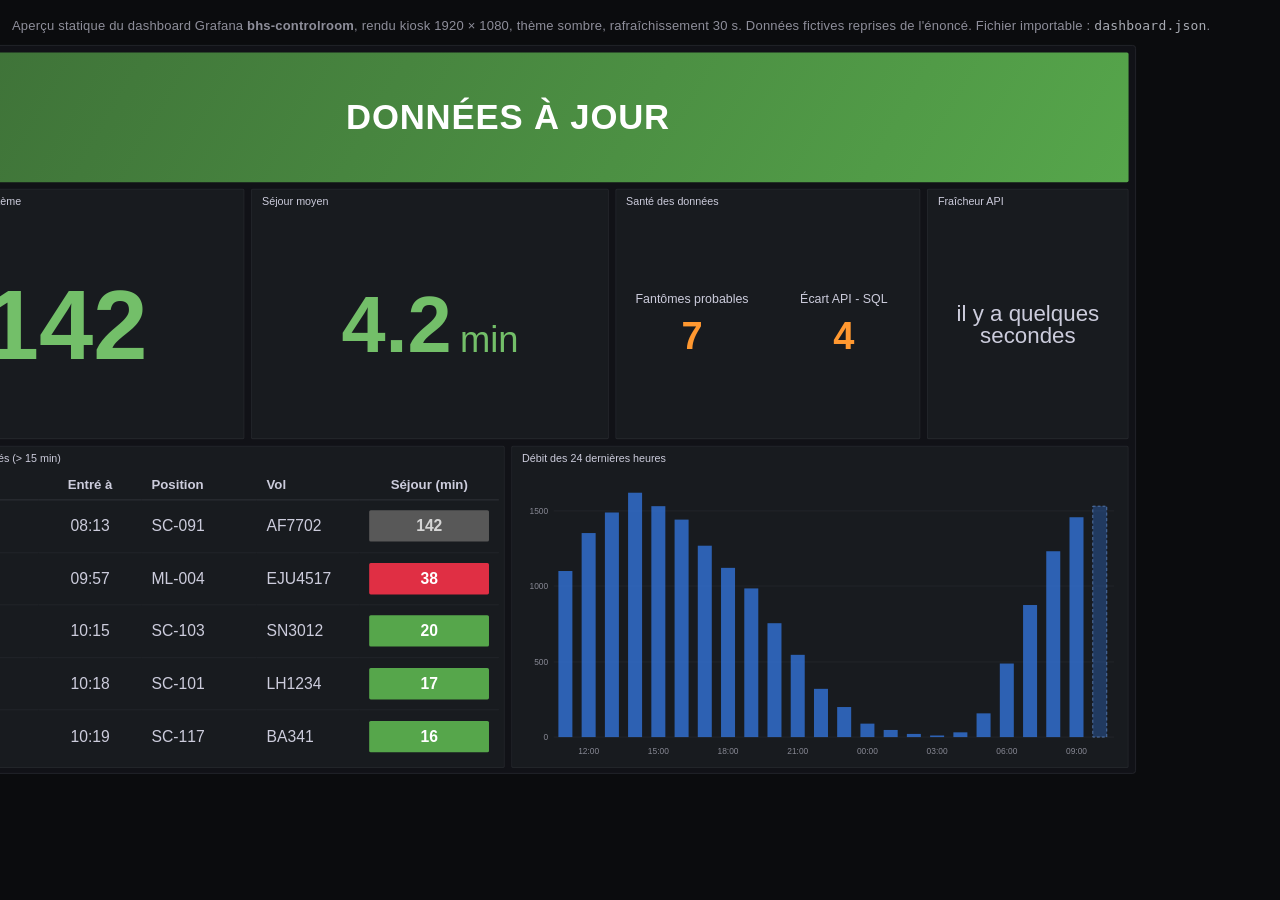
<file: use-case-2-dashboard/solution/apercu-dashboard.html>
<!DOCTYPE html>
<html lang="fr">
<head>
<meta charset="UTF-8">
<meta name="viewport" content="width=device-width, initial-scale=1">
<title>Aperçu : dashboard Grafana bhs-controlroom</title>
<link rel="icon" href="data:,">
<style>
  * { margin: 0; padding: 0; box-sizing: border-box; }
  html, body { background: #0b0c0e; }
  body {
    font-family: Inter, "Segoe UI", "Helvetica Neue", Arial, sans-serif;
    color: #ccccdc;
    padding: 18px 12px 28px;
  }
  .caption {
    max-width: 1520px; margin: 0 auto 12px;
    font-size: 13px; color: #8e8e9a; letter-spacing: .2px;
  }
  .caption code { font-family: Consolas, monospace; color: #a8abb3; }
  .stage { width: 100%; display: flex; justify-content: center; }
  .screen {
    width: 1520px; height: 882px; flex: none;
    background: #111217;
    border: 1px solid #26282e; border-radius: 4px;
    padding: 8px;
    display: grid;
    grid-template-columns: repeat(24, 1fr);
    grid-template-rows: 157px 303px 390px;
    gap: 8px;
    transform-origin: top left;
  }
  .panel {
    background: #181b1f;
    border: 1px solid rgba(204, 204, 220, 0.07);
    border-radius: 2px;
    display: flex; flex-direction: column;
    min-width: 0; overflow: hidden;
  }
  .panel-title {
    flex: none;
    font-size: 13px; font-weight: 500; color: #ccccdc;
    padding: 7px 12px 4px;
    white-space: nowrap; overflow: hidden; text-overflow: ellipsis;
  }
  .panel-body { flex: 1; display: flex; align-items: center; justify-content: center; min-height: 0; }

  /* Bannière fraîcheur (stat, colorMode background) */
  .banner {
    grid-column: 1 / 25;
    background: linear-gradient(120deg, #3d6f37 0%, #56a64b 100%);
    border: none;
    align-items: center; justify-content: center; flex-direction: row;
  }
  .banner .value {
    font-size: 42px; font-weight: 600; color: #ffffff; letter-spacing: 1px;
  }

  /* KPI */
  .kpi-value { font-weight: 600; line-height: 1; text-align: center; }
  .kpi-unit  { font-weight: 500; }
  .green  { color: #73bf69; }
  .orange { color: #ff9830; }
  .neutral{ color: #ccccdc; }

  .p-bags  { grid-column: 1 / 8; }
  .p-dwell { grid-column: 8 / 15; }
  .p-health{ grid-column: 15 / 21; }
  .p-api   { grid-column: 21 / 25; }

  .p-bags  .kpi-value { font-size: 118px; }
  .p-dwell .kpi-value { font-size: 96px; }
  .p-dwell .kpi-unit  { font-size: 44px; margin-left: 10px; }

  .health-body { display: flex; width: 100%; height: 100%; }
  .health-stat {
    flex: 1; display: flex; flex-direction: column;
    align-items: center; justify-content: center; gap: 10px;
  }
  .health-name  { font-size: 15px; color: #ccccdc; text-align: center; }
  .health-value { font-size: 46px; font-weight: 600; }

  .p-api .kpi-value { font-size: 27px; font-weight: 500; }

  /* Table */
  .p-table { grid-column: 1 / 13; }
  .p-table .panel-body { align-items: stretch; padding: 2px 6px 6px; }
  table { width: 100%; border-collapse: collapse; table-layout: fixed; }
  th {
    font-size: 16px; font-weight: 600; color: #ccccdc; text-align: left;
    padding: 9px 12px; border-bottom: 1px solid rgba(204, 204, 220, 0.15);
  }
  td {
    font-size: 19px; color: #ccccdc;
    padding: 10px 12px; border-bottom: 1px solid rgba(204, 204, 220, 0.06);
    white-space: nowrap; overflow: hidden; text-overflow: ellipsis;
  }
  tr:last-child td { border-bottom: none; }
  th.c, td.c { text-align: center; }
  .cell-bg {
    display: block; text-align: center; font-weight: 600;
    padding: 8px 0; border-radius: 2px; color: #ffffff;
  }
  .bg-green { background: #56a64b; }
  .bg-red   { background: #e02f44; }
  .bg-grey  { background: #585858; color: rgba(255, 255, 255, 0.75); }

  /* Bar chart */
  .p-chart { grid-column: 13 / 25; }
  .p-chart .panel-body { padding: 4px 8px 2px; }
  .p-chart svg { width: 100%; height: 100%; }
  .axis-label { font-size: 12px; fill: rgba(204, 204, 220, 0.62); font-family: inherit; }
  .gridline { stroke: rgba(204, 204, 220, 0.08); stroke-width: 1; }
  .bar { fill: #3274d9; fill-opacity: 0.8; }
  .bar-partial { fill: #3274d9; fill-opacity: 0.35; stroke: rgba(115, 165, 235, 0.8); stroke-width: 1; stroke-dasharray: 4 3; }
</style>
</head>
<body>
  <div class="caption">
    Aperçu statique du dashboard Grafana <strong>bhs-controlroom</strong>, rendu kiosk 1920 × 1080, thème sombre,
    rafraîchissement 30 s. Données fictives reprises de l'énoncé. Fichier importable&nbsp;: <code>dashboard.json</code>.
  </div>

  <div class="stage" id="stage">
    <div class="screen" id="screen">

      <!-- Bannière fraîcheur : SQL, requête n°4 de queries.sql -->
      <div class="panel banner" title="Stat SQL (requête n°4) : OK / IDLE / DATA STALE, calcul côté serveur, indépendant de l'API et de l'horloge du TV">
        <div class="value">DONNÉES À JOUR</div>
      </div>

      <!-- KPI : bagages dans le système -->
      <div class="panel p-bags" title="GET /api/v1/status → bags_in_system, seuils 300 / 450">
        <div class="panel-title">Bagages dans le système</div>
        <div class="panel-body"><div class="kpi-value green">142</div></div>
      </div>

      <!-- KPI : séjour moyen -->
      <div class="panel p-dwell" title="GET /api/v1/status → avg_dwell_minutes, seuils 8 / 12 min">
        <div class="panel-title">Séjour moyen</div>
        <div class="panel-body">
          <div class="kpi-value green">4.2<span class="kpi-unit">min</span></div>
        </div>
      </div>

      <!-- Santé des données -->
      <div class="panel p-health" title="SQL requête n°5 (fantômes) + écart entre le compteur API et le compteur SQL dédupliqué">
        <div class="panel-title">Santé des données</div>
        <div class="panel-body health-body">
          <div class="health-stat">
            <div class="health-name">Fantômes probables</div>
            <div class="health-value orange">7</div>
          </div>
          <div class="health-stat">
            <div class="health-name">Écart API - SQL</div>
            <div class="health-value orange">4</div>
          </div>
        </div>
      </div>

      <!-- Dernière donnée API -->
      <div class="panel p-api" title="GET /api/v1/status → last_update : signal secondaire, la bannière SQL fait foi">
        <div class="panel-title">Fraîcheur API</div>
        <div class="panel-body"><div class="kpi-value neutral">il y a quelques secondes</div></div>
      </div>

      <!-- Top 5 bloqués -->
      <div class="panel p-table" title="GET /api/v1/bags/stuck?threshold_minutes=15 : tri par entrée, rouge ≥ 30 min, estompé ≥ 120 min (fantôme probable)">
        <div class="panel-title">Top 5 bagages bloqués (&gt; 15 min)</div>
        <div class="panel-body">
          <table>
            <colgroup>
              <col style="width: 24%"><col style="width: 17%"><col style="width: 19%">
              <col style="width: 17%"><col style="width: 23%">
            </colgroup>
            <thead>
              <tr><th>Tag</th><th class="c">Entré à</th><th>Position</th><th>Vol</th><th class="c">Séjour (min)</th></tr>
            </thead>
            <tbody>
              <tr>
                <td>0847291063</td><td class="c">08:13</td><td>SC-091</td><td>AF7702</td>
                <td class="c"><span class="cell-bg bg-grey" title="≥ 120 min : fantôme probable (use case 1)">142</span></td>
              </tr>
              <tr>
                <td>2290184417</td><td class="c">09:57</td><td>ML-004</td><td>EJU4517</td>
                <td class="c"><span class="cell-bg bg-red">38</span></td>
              </tr>
              <tr>
                <td>1234567890</td><td class="c">10:15</td><td>SC-103</td><td>SN3012</td>
                <td class="c"><span class="cell-bg bg-green">20</span></td>
              </tr>
              <tr>
                <td>0987654321</td><td class="c">10:18</td><td>SC-101</td><td>LH1234</td>
                <td class="c"><span class="cell-bg bg-green">17</span></td>
              </tr>
              <tr>
                <td>5561203984</td><td class="c">10:19</td><td>SC-117</td><td>BA341</td>
                <td class="c"><span class="cell-bg bg-green">16</span></td>
              </tr>
            </tbody>
          </table>
        </div>
      </div>

      <!-- Débit 24 h -->
      <div class="panel p-chart" title="GET /api/v1/throughput?hours=24 : la barre de l'heure en cours (hachurée) est partielle">
        <div class="panel-title">Débit des 24 dernières heures</div>
        <div class="panel-body">
          <svg viewBox="0 0 860 372" preserveAspectRatio="none" role="img"
               aria-label="Débit horaire des bagages sur 24 heures">
            <line class="gridline" x1="50" y1="336" x2="850" y2="336"/>
            <line class="gridline" x1="50" y1="241" x2="850" y2="241"/>
            <line class="gridline" x1="50" y1="145" x2="850" y2="145"/>
            <line class="gridline" x1="50" y1="50"  x2="850" y2="50"/>
            <text class="axis-label" x="42" y="340" text-anchor="end">0</text>
            <text class="axis-label" x="42" y="245" text-anchor="end">500</text>
            <text class="axis-label" x="42" y="149" text-anchor="end">1000</text>
            <text class="axis-label" x="42" y="54"  text-anchor="end">1500</text>

            <rect class="bar" x="56.6"  y="126" width="20" height="210"><title>11:00 : 1102</title></rect>
            <rect class="bar" x="89.8"  y="78"  width="20" height="258"><title>12:00 : 1356</title></rect>
            <rect class="bar" x="123.0" y="52"  width="20" height="284"><title>13:00 : 1489</title></rect>
            <rect class="bar" x="156.1" y="27"  width="20" height="309"><title>14:00 : 1623</title></rect>
            <rect class="bar" x="189.3" y="44"  width="20" height="292"><title>15:00 : 1534</title></rect>
            <rect class="bar" x="222.5" y="61"  width="20" height="275"><title>16:00 : 1445</title></rect>
            <rect class="bar" x="255.6" y="94"  width="20" height="242"><title>17:00 : 1267</title></rect>
            <rect class="bar" x="288.8" y="122" width="20" height="214"><title>18:00 : 1123</title></rect>
            <rect class="bar" x="322.0" y="148" width="20" height="188"><title>19:00 : 987</title></rect>
            <rect class="bar" x="355.1" y="192" width="20" height="144"><title>20:00 : 756</title></rect>
            <rect class="bar" x="388.3" y="232" width="20" height="104"><title>21:00 : 543</title></rect>
            <rect class="bar" x="421.5" y="275" width="20" height="61"><title>22:00 : 321</title></rect>
            <rect class="bar" x="454.6" y="298" width="20" height="38"><title>23:00 : 198</title></rect>
            <rect class="bar" x="487.8" y="319" width="20" height="17"><title>00:00 : 87</title></rect>
            <rect class="bar" x="521.0" y="327" width="20" height="9"><title>01:00 : 45</title></rect>
            <rect class="bar" x="554.1" y="332" width="20" height="4"><title>02:00 : 23</title></rect>
            <rect class="bar" x="587.3" y="334" width="20" height="2"><title>03:00 : 12</title></rect>
            <rect class="bar" x="620.5" y="330" width="20" height="6"><title>04:00 : 34</title></rect>
            <rect class="bar" x="653.6" y="306" width="20" height="30"><title>05:00 : 156</title></rect>
            <rect class="bar" x="686.8" y="243" width="20" height="93"><title>06:00 : 489</title></rect>
            <rect class="bar" x="720.0" y="169" width="20" height="167"><title>07:00 : 876</title></rect>
            <rect class="bar" x="753.1" y="101" width="20" height="235"><title>08:00 : 1234</title></rect>
            <rect class="bar" x="786.3" y="58"  width="20" height="278"><title>09:00 : 1456</title></rect>
            <rect class="bar-partial" x="819.5" y="44" width="20" height="292"><title>10:00 : 1532 (heure en cours, partielle)</title></rect>

            <text class="axis-label" x="99.8"  y="358" text-anchor="middle">12:00</text>
            <text class="axis-label" x="199.3" y="358" text-anchor="middle">15:00</text>
            <text class="axis-label" x="298.8" y="358" text-anchor="middle">18:00</text>
            <text class="axis-label" x="398.3" y="358" text-anchor="middle">21:00</text>
            <text class="axis-label" x="497.8" y="358" text-anchor="middle">00:00</text>
            <text class="axis-label" x="597.3" y="358" text-anchor="middle">03:00</text>
            <text class="axis-label" x="696.8" y="358" text-anchor="middle">06:00</text>
            <text class="axis-label" x="796.3" y="358" text-anchor="middle">09:00</text>
          </svg>
        </div>
      </div>

    </div>
  </div>

  <script>
    (function () {
      var stage = document.getElementById("stage");
      var screen = document.getElementById("screen");
      function fit() {
        var scale = Math.min(1, stage.clientWidth / 1520);
        screen.style.transform = "scale(" + scale + ")";
        stage.style.height = (882 * scale) + "px";
      }
      window.addEventListener("resize", fit);
      fit();
    })();
  </script>
</body>
</html>
</file>
